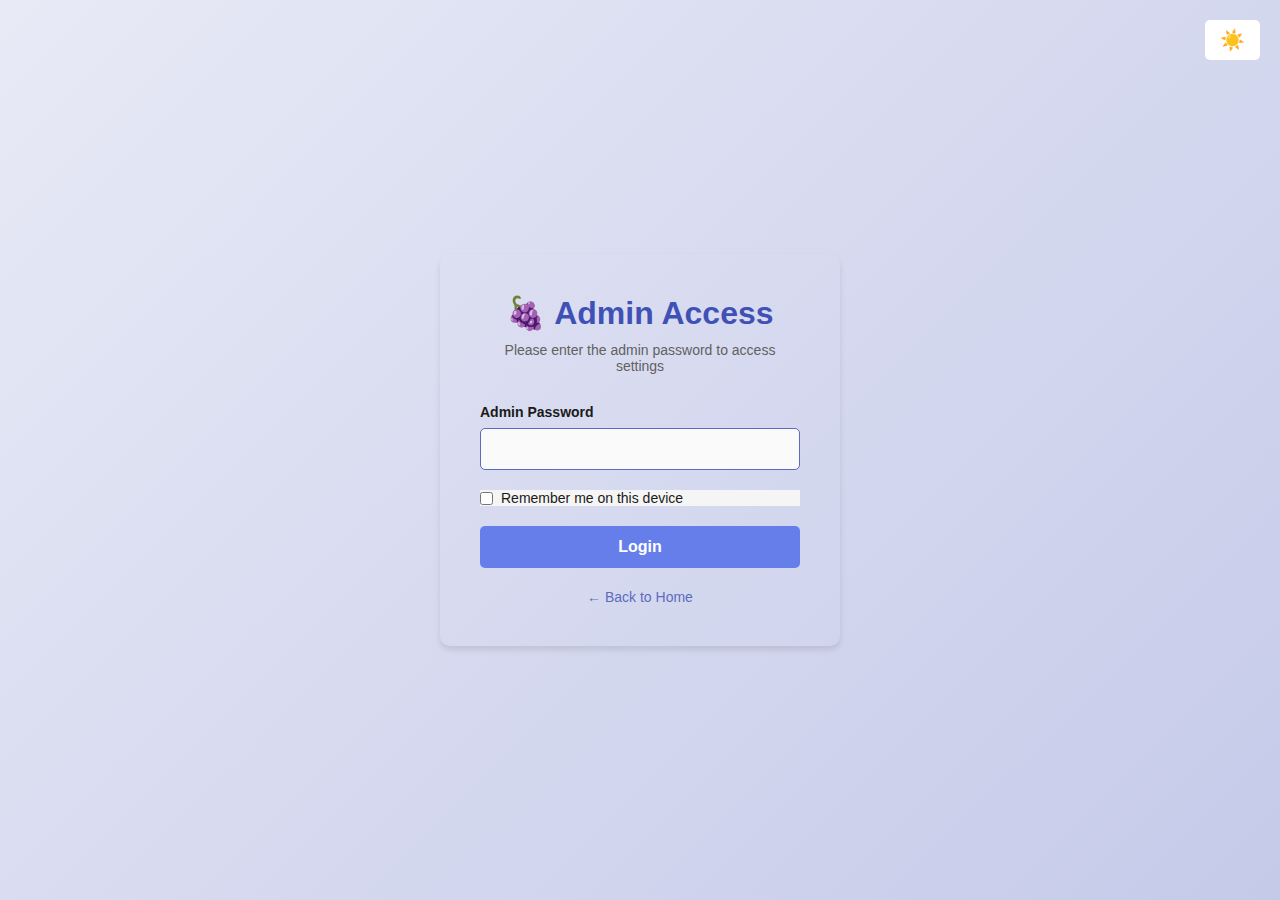
<file: templates/admin_login.html>
<!DOCTYPE html>
<html lang="en">
<head>
    <meta charset="UTF-8">
    <meta name="viewport" content="width=device-width, initial-scale=1.0">
    <title>Admin Login - Intelly Jelly</title>
    <link rel="stylesheet" href="/static/themes.css">
    <style>
        * {
            margin: 0;
            padding: 0;
            box-sizing: border-box;
        }
        
        body {
            font-family: -apple-system, BlinkMacSystemFont, 'Segoe UI', Roboto, Oxygen, Ubuntu, Cantarell, sans-serif;
            min-height: 100vh;
            display: flex;
            align-items: center;
            justify-content: center;
            padding: 20px;
        }
        
        .login-container {
            max-width: 400px;
            width: 100%;
            padding: 40px;
            border-radius: 10px;
            box-shadow: 0 4px 6px rgba(0, 0, 0, 0.1);
        }
        
        .login-header {
            text-align: center;
            margin-bottom: 30px;
        }
        
        .login-header h1 {
            font-size: 32px;
            color: var(--heading-color);
            margin-bottom: 10px;
        }
        
        .login-header p {
            color: var(--text-secondary);
            font-size: 14px;
        }
        
        .form-group {
            margin-bottom: 20px;
        }
        
        .form-group label {
            display: block;
            margin-bottom: 8px;
            color: var(--text-primary);
            font-weight: 600;
            font-size: 14px;
        }
        
        .form-group input {
            width: 100%;
            padding: 12px;
            border: 1px solid var(--input-border);
            border-radius: 5px;
            font-size: 14px;
            background: var(--input-bg);
            color: var(--input-text);
        }
        
        .form-group input:focus {
            outline: none;
            border-color: var(--primary-color);
        }
        
        .login-btn {
            background: #667eea;
            color: white;
            border: none;
            padding: 12px;
            border-radius: 5px;
            cursor: pointer;
            font-size: 16px;
            font-weight: 600;
            width: 100%;
            transition: background 0.3s;
        }
        
        .login-btn:hover {
            background: #5568d3;
        }
        
        .login-btn:disabled {
            background: #ccc;
            cursor: not-allowed;
        }
        
        .alert {
            padding: 12px;
            border-radius: 5px;
            margin-bottom: 20px;
            display: none;
        }
        
        .alert.show {
            display: block;
        }
        
        .alert-error {
            background: var(--error-bg);
            color: var(--error-text);
            border: 1px solid var(--error-border);
        }
        
        .theme-toggle {
            position: fixed;
            top: 20px;
            right: 20px;
            background: var(--card-bg);
            border: 1px solid var(--card-border);
            color: var(--text-primary);
            padding: 10px 15px;
            border-radius: 5px;
            cursor: pointer;
            font-size: 20px;
            transition: background 0.3s;
        }
        
        .theme-toggle:hover {
            background: var(--hover-bg);
        }
        
        .back-link {
            text-align: center;
            margin-top: 20px;
        }
        
        .back-link a {
            color: var(--primary-color);
            text-decoration: none;
            font-size: 14px;
        }
        
        .back-link a:hover {
            text-decoration: underline;
        }
    </style>
</head>
<body>
    <button class="theme-toggle" id="theme-toggle" onclick="toggleTheme()">
        <span id="theme-icon">🌙</span>
    </button>
    
    <div class="login-container">
        <div class="login-header">
            <h1>🍇 Admin Access</h1>
            <p>Please enter the admin password to access settings</p>
        </div>
        
        <div id="error-alert" class="alert alert-error"></div>
        
        <form id="login-form">
            <div class="form-group">
                <label for="password">Admin Password</label>
                <input type="password" id="password" name="password" required autofocus>
            </div>
            
            <div class="form-group">
                <div class="checkbox-group" style="display: flex; align-items: center; gap: 8px;">
                    <input type="checkbox" id="remember-me" name="remember-me" style="width: auto; margin: 0;">
                    <label for="remember-me" style="margin: 0; font-weight: normal;">Remember me on this device</label>
                </div>
            </div>
            
            <button type="submit" class="login-btn" id="login-btn">Login</button>
        </form>
        
        <div class="back-link">
            <a href="/">← Back to Home</a>
        </div>
    </div>
    
    <script>
        // Cookie utility functions
        function setCookie(name, value, days = 365) {
            const date = new Date();
            date.setTime(date.getTime() + (days * 24 * 60 * 60 * 1000));
            const expires = "expires=" + date.toUTCString();
            document.cookie = name + "=" + value + ";" + expires + ";path=/;SameSite=Lax";
        }
        
        function getCookie(name) {
            const nameEQ = name + "=";
            const ca = document.cookie.split(';');
            for (let i = 0; i < ca.length; i++) {
                let c = ca[i];
                while (c.charAt(0) == ' ') c = c.substring(1, c.length);
                if (c.indexOf(nameEQ) == 0) return c.substring(nameEQ.length, c.length);
            }
            return null;
        }
        
        function toggleTheme() {
            const currentTheme = document.documentElement.getAttribute('data-theme');
            const newTheme = currentTheme === 'dark' ? 'light' : 'dark';
            document.documentElement.setAttribute('data-theme', newTheme);
            setCookie('intelly-jelly-theme', newTheme);
            updateThemeIcon(newTheme);
        }
        
        function initTheme() {
            const savedTheme = getCookie('intelly-jelly-theme') || 'light';
            document.documentElement.setAttribute('data-theme', savedTheme);
            updateThemeIcon(savedTheme);
        }
        
        function updateThemeIcon(theme) {
            const icon = document.getElementById('theme-icon');
            icon.textContent = theme === 'dark' ? '🌙' : '☀️';
        }
        
        function showError(message) {
            const alert = document.getElementById('error-alert');
            alert.textContent = message;
            alert.classList.add('show');
        }
        
        initTheme();
        
        // Check for saved token on page load
        async function checkSavedToken() {
            const token = getCookie('admin_token');
            if (token) {
                try {
                    const response = await fetch('/api/validate-admin-token', {
                        method: 'POST',
                        headers: {
                            'Content-Type': 'application/json'
                        },
                        body: JSON.stringify({ token })
                    });
                    
                    const data = await response.json();
                    if (data.valid) {
                        window.location.href = '/settings';
                    }
                } catch (error) {
                    // Token invalid or expired, continue to login form
                }
            }
        }
        
        checkSavedToken();
        
        document.getElementById('login-form').addEventListener('submit', async (e) => {
            e.preventDefault();
            
            const btn = document.getElementById('login-btn');
            btn.disabled = true;
            btn.textContent = 'Logging in...';
            
            const password = document.getElementById('password').value;
            const rememberMe = document.getElementById('remember-me').checked;
            
            try {
                const response = await fetch('/admin-login', {
                    method: 'POST',
                    headers: {
                        'Content-Type': 'application/json'
                    },
                    body: JSON.stringify({ password, remember_me: rememberMe })
                });
                
                const data = await response.json();
                
                if (data.success) {
                    if (rememberMe && data.token) {
                        setCookie('admin_token', data.token, 30); // 30 days
                    }
                    window.location.href = '/settings';
                } else {
                    showError(data.error || 'Invalid password');
                    btn.disabled = false;
                    btn.textContent = 'Login';
                }
            } catch (error) {
                showError('An error occurred. Please try again.');
                btn.disabled = false;
                btn.textContent = 'Login';
            }
        });
    </script>
</body>
</html>
</file>
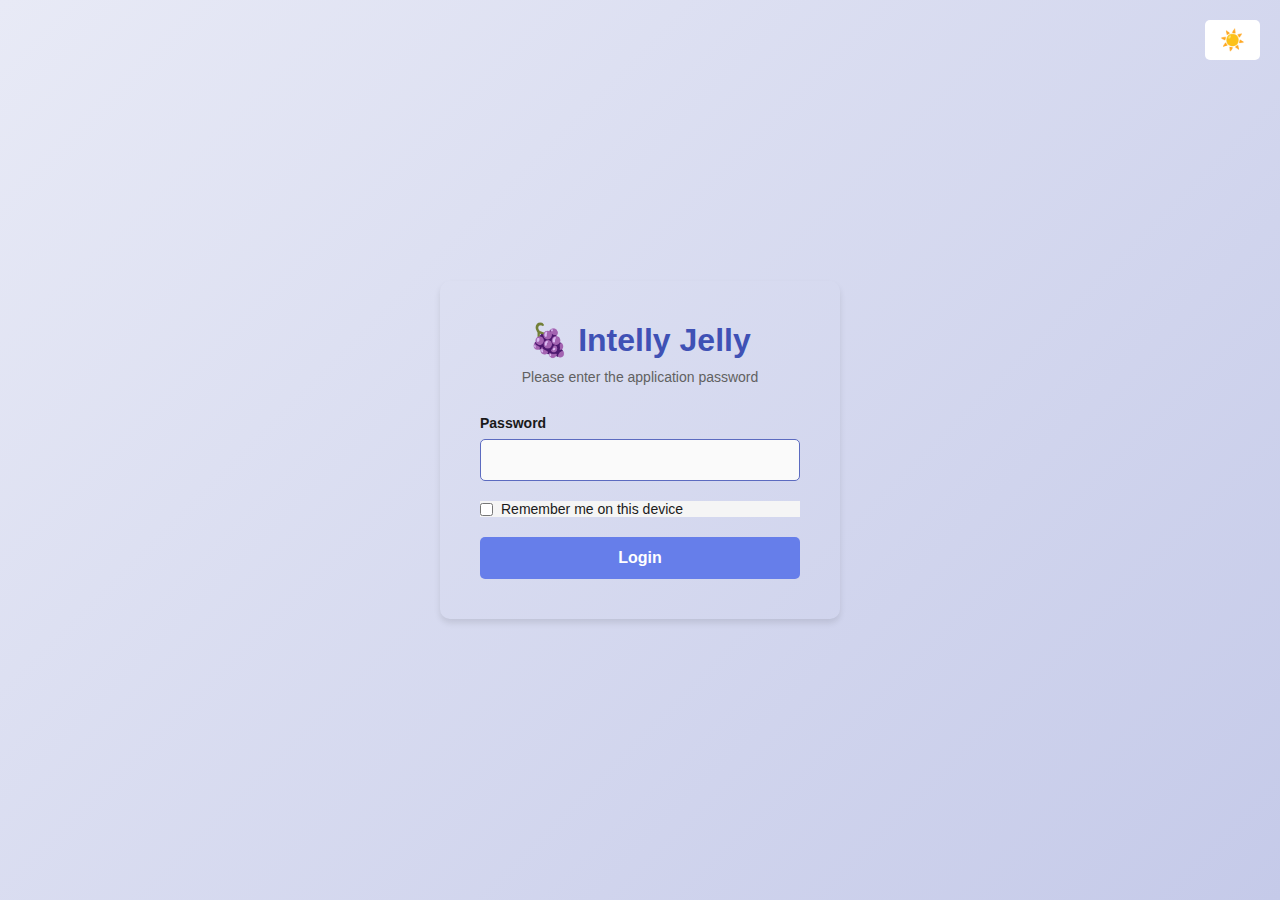
<file: templates/app_login.html>
<!DOCTYPE html>
<html lang="en">
<head>
    <meta charset="UTF-8">
    <meta name="viewport" content="width=device-width, initial-scale=1.0">
    <title>Login - Intelly Jelly</title>
    <link rel="stylesheet" href="/static/themes.css">
    <style>
        * {
            margin: 0;
            padding: 0;
            box-sizing: border-box;
        }
        
        body {
            font-family: -apple-system, BlinkMacSystemFont, 'Segoe UI', Roboto, Oxygen, Ubuntu, Cantarell, sans-serif;
            min-height: 100vh;
            display: flex;
            align-items: center;
            justify-content: center;
            padding: 20px;
        }
        
        .login-container {
            max-width: 400px;
            width: 100%;
            padding: 40px;
            border-radius: 10px;
            box-shadow: 0 4px 6px rgba(0, 0, 0, 0.1);
        }
        
        .login-header {
            text-align: center;
            margin-bottom: 30px;
        }
        
        .login-header h1 {
            font-size: 32px;
            color: var(--heading-color);
            margin-bottom: 10px;
        }
        
        .login-header p {
            color: var(--text-secondary);
            font-size: 14px;
        }
        
        .form-group {
            margin-bottom: 20px;
        }
        
        .form-group label {
            display: block;
            margin-bottom: 8px;
            color: var(--text-primary);
            font-weight: 600;
            font-size: 14px;
        }
        
        .form-group input {
            width: 100%;
            padding: 12px;
            border: 1px solid var(--input-border);
            border-radius: 5px;
            font-size: 14px;
            background: var(--input-bg);
            color: var(--input-text);
        }
        
        .form-group input:focus {
            outline: none;
            border-color: var(--primary-color);
        }
        
        .login-btn {
            background: #667eea;
            color: white;
            border: none;
            padding: 12px;
            border-radius: 5px;
            cursor: pointer;
            font-size: 16px;
            font-weight: 600;
            width: 100%;
            transition: background 0.3s;
        }
        
        .login-btn:hover {
            background: #5568d3;
        }
        
        .login-btn:disabled {
            background: #ccc;
            cursor: not-allowed;
        }
        
        .alert {
            padding: 12px;
            border-radius: 5px;
            margin-bottom: 20px;
            display: none;
        }
        
        .alert.show {
            display: block;
        }
        
        .alert-error {
            background: var(--error-bg);
            color: var(--error-text);
            border: 1px solid var(--error-border);
        }
        
        .theme-toggle {
            position: fixed;
            top: 20px;
            right: 20px;
            background: var(--card-bg);
            border: 1px solid var(--card-border);
            color: var(--text-primary);
            padding: 10px 15px;
            border-radius: 5px;
            cursor: pointer;
            font-size: 20px;
            transition: background 0.3s;
        }
        
        .theme-toggle:hover {
            background: var(--hover-bg);
        }
    </style>
</head>
<body>
    <button class="theme-toggle" id="theme-toggle" onclick="toggleTheme()">
        <span id="theme-icon">🌙</span>
    </button>
    
    <div class="login-container">
        <div class="login-header">
            <h1>🍇 Intelly Jelly</h1>
            <p>Please enter the application password</p>
        </div>
        
        <div id="error-alert" class="alert alert-error"></div>
        
        <form id="login-form">
            <div class="form-group">
                <label for="password">Password</label>
                <input type="password" id="password" name="password" required autofocus>
            </div>
            
            <div class="form-group">
                <div class="checkbox-group" style="display: flex; align-items: center; gap: 8px;">
                    <input type="checkbox" id="remember-me" name="remember-me" style="width: auto; margin: 0;">
                    <label for="remember-me" style="margin: 0; font-weight: normal;">Remember me on this device</label>
                </div>
            </div>
            
            <button type="submit" class="login-btn" id="login-btn">Login</button>
        </form>
    </div>
    
    <script>
        // Cookie utility functions
        function setCookie(name, value, days = 365) {
            const date = new Date();
            date.setTime(date.getTime() + (days * 24 * 60 * 60 * 1000));
            const expires = "expires=" + date.toUTCString();
            document.cookie = name + "=" + value + ";" + expires + ";path=/;SameSite=Lax";
        }
        
        function getCookie(name) {
            const nameEQ = name + "=";
            const ca = document.cookie.split(';');
            for (let i = 0; i < ca.length; i++) {
                let c = ca[i];
                while (c.charAt(0) == ' ') c = c.substring(1, c.length);
                if (c.indexOf(nameEQ) == 0) return c.substring(nameEQ.length, c.length);
            }
            return null;
        }
        
        function toggleTheme() {
            const currentTheme = document.documentElement.getAttribute('data-theme');
            const newTheme = currentTheme === 'dark' ? 'light' : 'dark';
            document.documentElement.setAttribute('data-theme', newTheme);
            setCookie('intelly-jelly-theme', newTheme);
            updateThemeIcon(newTheme);
        }
        
        function initTheme() {
            const savedTheme = getCookie('intelly-jelly-theme') || 'light';
            document.documentElement.setAttribute('data-theme', savedTheme);
            updateThemeIcon(savedTheme);
        }
        
        function updateThemeIcon(theme) {
            const icon = document.getElementById('theme-icon');
            icon.textContent = theme === 'dark' ? '🌙' : '☀️';
        }
        
        function showError(message) {
            const alert = document.getElementById('error-alert');
            alert.textContent = message;
            alert.classList.add('show');
        }
        
        initTheme();
        
        // Check for saved token on page load
        async function checkSavedToken() {
            const token = getCookie('app_token');
            if (token) {
                try {
                    const response = await fetch('/api/validate-app-token', {
                        method: 'POST',
                        headers: {
                            'Content-Type': 'application/json'
                        },
                        body: JSON.stringify({ token })
                    });
                    
                    const data = await response.json();
                    if (data.valid) {
                        window.location.href = '/';
                    }
                } catch (error) {
                    // Token invalid or expired, continue to login form
                }
            }
        }
        
        checkSavedToken();
        
        document.getElementById('login-form').addEventListener('submit', async (e) => {
            e.preventDefault();
            
            const btn = document.getElementById('login-btn');
            btn.disabled = true;
            btn.textContent = 'Logging in...';
            
            const password = document.getElementById('password').value;
            const rememberMe = document.getElementById('remember-me').checked;
            
            try {
                const response = await fetch('/app-login', {
                    method: 'POST',
                    headers: {
                        'Content-Type': 'application/json'
                    },
                    body: JSON.stringify({ password, remember_me: rememberMe })
                });
                
                const data = await response.json();
                
                if (data.success) {
                    if (rememberMe && data.token) {
                        setCookie('app_token', data.token, 30); // 30 days
                    }
                    window.location.href = '/';
                } else {
                    showError(data.error || 'Invalid password');
                    btn.disabled = false;
                    btn.textContent = 'Login';
                }
            } catch (error) {
                showError('An error occurred. Please try again.');
                btn.disabled = false;
                btn.textContent = 'Login';
            }
        });
    </script>
</body>
</html>
</file>
<file: static/themes.css>
/* Intelly Jelly Theme System */

/* Root variables - default to dark theme (Midnight) */
:root {
    --bg-gradient-start: #010409;
    --bg-gradient-end: #0a0e14;
    --primary-color: #79c0ff;
    --primary-hover: #58a6ff;
    --secondary-color: #1f6feb;
    --card-bg: #0d1117;
    --card-text: #e6edf3;
    --heading-color: #79c0ff;
    --text-primary: #e6edf3;
    --text-secondary: #9198a1;
    --border-color: #21262d;
    --input-bg: #010409;
    --input-border: #30363d;
    --input-text: #e6edf3;
    --table-header-bg: #010409;
    --table-row-hover: #161b22;
    --modal-bg: #0d1117;
    --shadow-color: rgba(0, 0, 0, 0.7);
    --status-queued-bg: #ffd700;
    --status-queued-text: #8b6914;
    --status-processing-bg: #74b9ff;
    --status-processing-text: #0984e3;
    --status-pending-bg: #a29bfe;
    --status-pending-text: #6c5ce7;
    --status-completed-bg: #55efc4;
    --status-completed-text: #00b894;
    --status-failed-bg: #ff7675;
    --status-failed-text: #d63031;
    --status-manual-bg: #fdcb6e;
    --status-manual-text: #e17055;
    --error-bg: #4a1f1f;
    --error-text: #ff7675;
    --error-border: #d63031;
    --success-bg: #1f4a3f;
    --success-text: #55efc4;
    --success-border: #00b894;
    --nav-hover: rgba(121, 192, 255, 0.1);
}

/* Light Theme */
[data-theme="light"] {
    --bg-gradient-start: #e8eaf6;
    --bg-gradient-end: #c5cae9;
    --primary-color: #5c6bc0;
    --primary-hover: #3f51b5;
    --secondary-color: #7e57c2;
    --card-bg: #ffffff;
    --card-text: #1a1a1a;
    --heading-color: #3f51b5;
    --text-primary: #1a1a1a;
    --text-secondary: #616161;
    --border-color: #e0e0e0;
    --input-bg: #fafafa;
    --input-border: #d0d0d0;
    --input-text: #1a1a1a;
    --table-header-bg: #f5f5f5;
    --table-row-hover: #f0f0f5;
    --modal-bg: #ffffff;
    --shadow-color: rgba(0, 0, 0, 0.15);
    --status-queued-bg: #fff9c4;
    --status-queued-text: #f57f17;
    --status-processing-bg: #b3e5fc;
    --status-processing-text: #0277bd;
    --status-pending-bg: #d1c4e9;
    --status-pending-text: #5e35b1;
    --status-completed-bg: #c8e6c9;
    --status-completed-text: #2e7d32;
    --status-failed-bg: #ffcdd2;
    --status-failed-text: #c62828;
    --status-manual-bg: #ffe0b2;
    --status-manual-text: #e65100;
    --error-bg: #ffebee;
    --error-text: #c62828;
    --error-border: #ef5350;
    --success-bg: #e8f5e9;
    --success-text: #2e7d32;
    --success-border: #66bb6a;
    --nav-hover: #ede7f6;
}

/* Dark Theme (Midnight) */
[data-theme="dark"] {
    --bg-gradient-start: #010409;
    --bg-gradient-end: #0a0e14;
    --primary-color: #79c0ff;
    --primary-hover: #58a6ff;
    --secondary-color: #1f6feb;
    --card-bg: #0d1117;
    --card-text: #e6edf3;
    --heading-color: #79c0ff;
    --text-primary: #e6edf3;
    --text-secondary: #9198a1;
    --border-color: #21262d;
    --input-bg: #010409;
    --input-border: #30363d;
    --input-text: #e6edf3;
    --table-header-bg: #010409;
    --table-row-hover: #161b22;
    --modal-bg: #0d1117;
    --shadow-color: rgba(0, 0, 0, 0.7);
    --nav-hover: rgba(121, 192, 255, 0.1);
}

/* Ocean Theme */
[data-theme="ocean"] {
    --bg-gradient-start: #001f3f;
    --bg-gradient-end: #003d5c;
    --primary-color: #00d4ff;
    --primary-hover: #00b8e6;
    --secondary-color: #0074a8;
    --card-bg: #003d5c;
    --card-text: #e0f2f7;
    --heading-color: #4dd0e1;
    --text-primary: #e0f2f7;
    --text-secondary: #9ed2e3;
    --border-color: #005b7f;
    --input-bg: #002838;
    --input-border: #005b7f;
    --input-text: #e0f2f7;
    --table-header-bg: #002838;
    --table-row-hover: #004d6b;
    --modal-bg: #003d5c;
    --shadow-color: rgba(0, 0, 0, 0.5);
    --nav-hover: rgba(77, 208, 225, 0.15);
}

/* Forest Theme */
[data-theme="forest"] {
    --bg-gradient-start: #0d1f13;
    --bg-gradient-end: #1b3a26;
    --primary-color: #66d99d;
    --primary-hover: #4dc080;
    --secondary-color: #2d6a4f;
    --card-bg: #1b3a26;
    --card-text: #e0f5e8;
    --heading-color: #7ae3a8;
    --text-primary: #e0f5e8;
    --text-secondary: #a8d5bf;
    --border-color: #2d5a40;
    --input-bg: #0f2418;
    --input-border: #2d5a40;
    --input-text: #e0f5e8;
    --table-header-bg: #0f2418;
    --table-row-hover: #254a34;
    --modal-bg: #1b3a26;
    --shadow-color: rgba(0, 0, 0, 0.5);
    --nav-hover: rgba(82, 183, 136, 0.15);
}

/* Sunset Theme */
[data-theme="sunset"] {
    --bg-gradient-start: #1a0f0a;
    --bg-gradient-end: #2d1810;
    --primary-color: #ff9966;
    --primary-hover: #ff7733;
    --secondary-color: #cc5500;
    --card-bg: #2d1810;
    --card-text: #ffe8d6;
    --heading-color: #ffb380;
    --text-primary: #ffe8d6;
    --text-secondary: #d9a580;
    --border-color: #4a2818;
    --input-bg: #1f1008;
    --input-border: #4a2818;
    --input-text: #ffe8d6;
    --table-header-bg: #1f1008;
    --table-row-hover: #3d2014;
    --modal-bg: #2d1810;
    --shadow-color: rgba(0, 0, 0, 0.5);
    --nav-hover: rgba(255, 153, 102, 0.2);
}

/* Midnight Theme */
[data-theme="midnight"] {
    --bg-gradient-start: #010409;
    --bg-gradient-end: #0a0e14;
    --primary-color: #79c0ff;
    --primary-hover: #58a6ff;
    --secondary-color: #1f6feb;
    --card-bg: #0d1117;
    --card-text: #e6edf3;
    --heading-color: #79c0ff;
    --text-primary: #e6edf3;
    --text-secondary: #9198a1;
    --border-color: #21262d;
    --input-bg: #010409;
    --input-border: #30363d;
    --input-text: #e6edf3;
    --table-header-bg: #010409;
    --table-row-hover: #161b22;
    --modal-bg: #0d1117;
    --shadow-color: rgba(0, 0, 0, 0.7);
    --nav-hover: rgba(121, 192, 255, 0.1);
}

/* Cherry Blossom Theme */
[data-theme="cherry"] {
    --bg-gradient-start: #1a0812;
    --bg-gradient-end: #2d1020;
    --primary-color: #ff9bbc;
    --primary-hover: #ff6b9d;
    --secondary-color: #d63384;
    --card-bg: #2d1020;
    --card-text: #ffe8f0;
    --heading-color: #ffb3d1;
    --text-primary: #ffe8f0;
    --text-secondary: #d9a0bb;
    --border-color: #4a1830;
    --input-bg: #1f0a16;
    --input-border: #4a1830;
    --input-text: #ffe8f0;
    --table-header-bg: #1f0a16;
    --table-row-hover: #3d1428;
    --modal-bg: #2d1020;
    --shadow-color: rgba(0, 0, 0, 0.5);
    --nav-hover: rgba(255, 155, 188, 0.15);
}

/* Apply theme colors globally */
body {
    background: linear-gradient(135deg, var(--bg-gradient-start) 0%, var(--bg-gradient-end) 100%);
    color: var(--text-primary);
    transition: background 0.3s ease, color 0.3s ease;
}

header {
    background: var(--card-bg);
    color: var(--card-text);
    box-shadow: 0 4px 6px var(--shadow-color);
}

h1, h2, h3, h4 {
    color: var(--heading-color);
}

.nav-links a {
    color: var(--primary-color);
}

.nav-links a:hover {
    background: var(--nav-hover);
}

.stats, .settings-container, .jobs-container, .library-container, .logs-container {
    background: var(--card-bg);
    color: var(--card-text);
    box-shadow: 0 4px 6px var(--shadow-color);
}

.stat-value {
    color: var(--primary-color);
}

.stat-label {
    color: var(--text-secondary);
}

.jobs-table th, .files-table th, .logs-table th {
    background: var(--table-header-bg);
    color: var(--text-primary);
    border-bottom: 2px solid var(--border-color);
}

.jobs-table td, .files-table td, .logs-table td {
    border-bottom: 1px solid var(--border-color);
    color: var(--text-primary);
}

.jobs-table tr:hover, .files-table tr:hover, .logs-table tr:hover {
    background: var(--table-row-hover);
}

.refresh-btn, .btn-primary, .save-btn {
    background: var(--primary-color);
    color: white;
}

.refresh-btn:hover, .btn-primary:hover, .save-btn:hover {
    background: var(--primary-hover);
}

.form-group label {
    color: var(--text-primary);
}

.form-group input,
.form-group textarea,
.form-group select {
    background: var(--input-bg);
    border: 1px solid var(--input-border);
    color: var(--input-text);
}

.form-group input:focus,
.form-group textarea:focus,
.form-group select:focus {
    border-color: var(--primary-color);
}

.form-group small {
    color: var(--text-secondary);
}

.modal-content {
    background: var(--modal-bg);
    color: var(--card-text);
}

.modal-header h3 {
    color: var(--heading-color);
}

.close-btn {
    color: var(--text-secondary);
}

.error-message {
    background: var(--error-bg);
    color: var(--error-text);
    border-left: 3px solid var(--error-border);
}

.alert-success {
    background: var(--success-bg);
    color: var(--success-text);
    border: 1px solid var(--success-border);
}

.alert-error {
    background: var(--error-bg);
    color: var(--error-text);
    border: 1px solid var(--error-border);
}

.path-text {
    color: var(--text-secondary);
}

.settings-header h2 {
    color: var(--heading-color);
}

.settings-header p {
    color: var(--text-primary);
}

.checkbox-group {
    background: var(--table-header-bg);
}

.checkbox-label {
    color: var(--text-primary);
}

.pending-renames {
    background: var(--card-bg);
    border: 2px solid var(--primary-color);
}

.pending-item {
    background: var(--table-header-bg);
    border-left: 4px solid var(--primary-color);
}

.pending-item .file-name {
    color: var(--text-primary);
}

.pending-item .status {
    color: var(--text-secondary);
}

.loading-content {
    background: var(--card-bg);
    color: var(--text-primary);
}

/* Theme Toggle Button Styles */
.theme-toggle {
    background: var(--input-bg);
    border: 2px solid var(--border-color);
    border-radius: 8px;
    padding: 10px 16px;
    cursor: pointer;
    font-size: 20px;
    transition: all 0.3s ease;
    display: flex;
    align-items: center;
    justify-content: center;
    margin-left: 15px;
}

.theme-toggle:hover {
    background: var(--table-row-hover);
    border-color: var(--primary-color);
    transform: scale(1.05);
}

.theme-toggle:active {
    transform: scale(0.95);
}

#theme-icon {
    display: block;
    line-height: 1;
}

/* Mobile adjustments for theme toggle */
@media (max-width: 768px) {
    .theme-toggle {
        margin-left: 0;
    }
}
</file>
